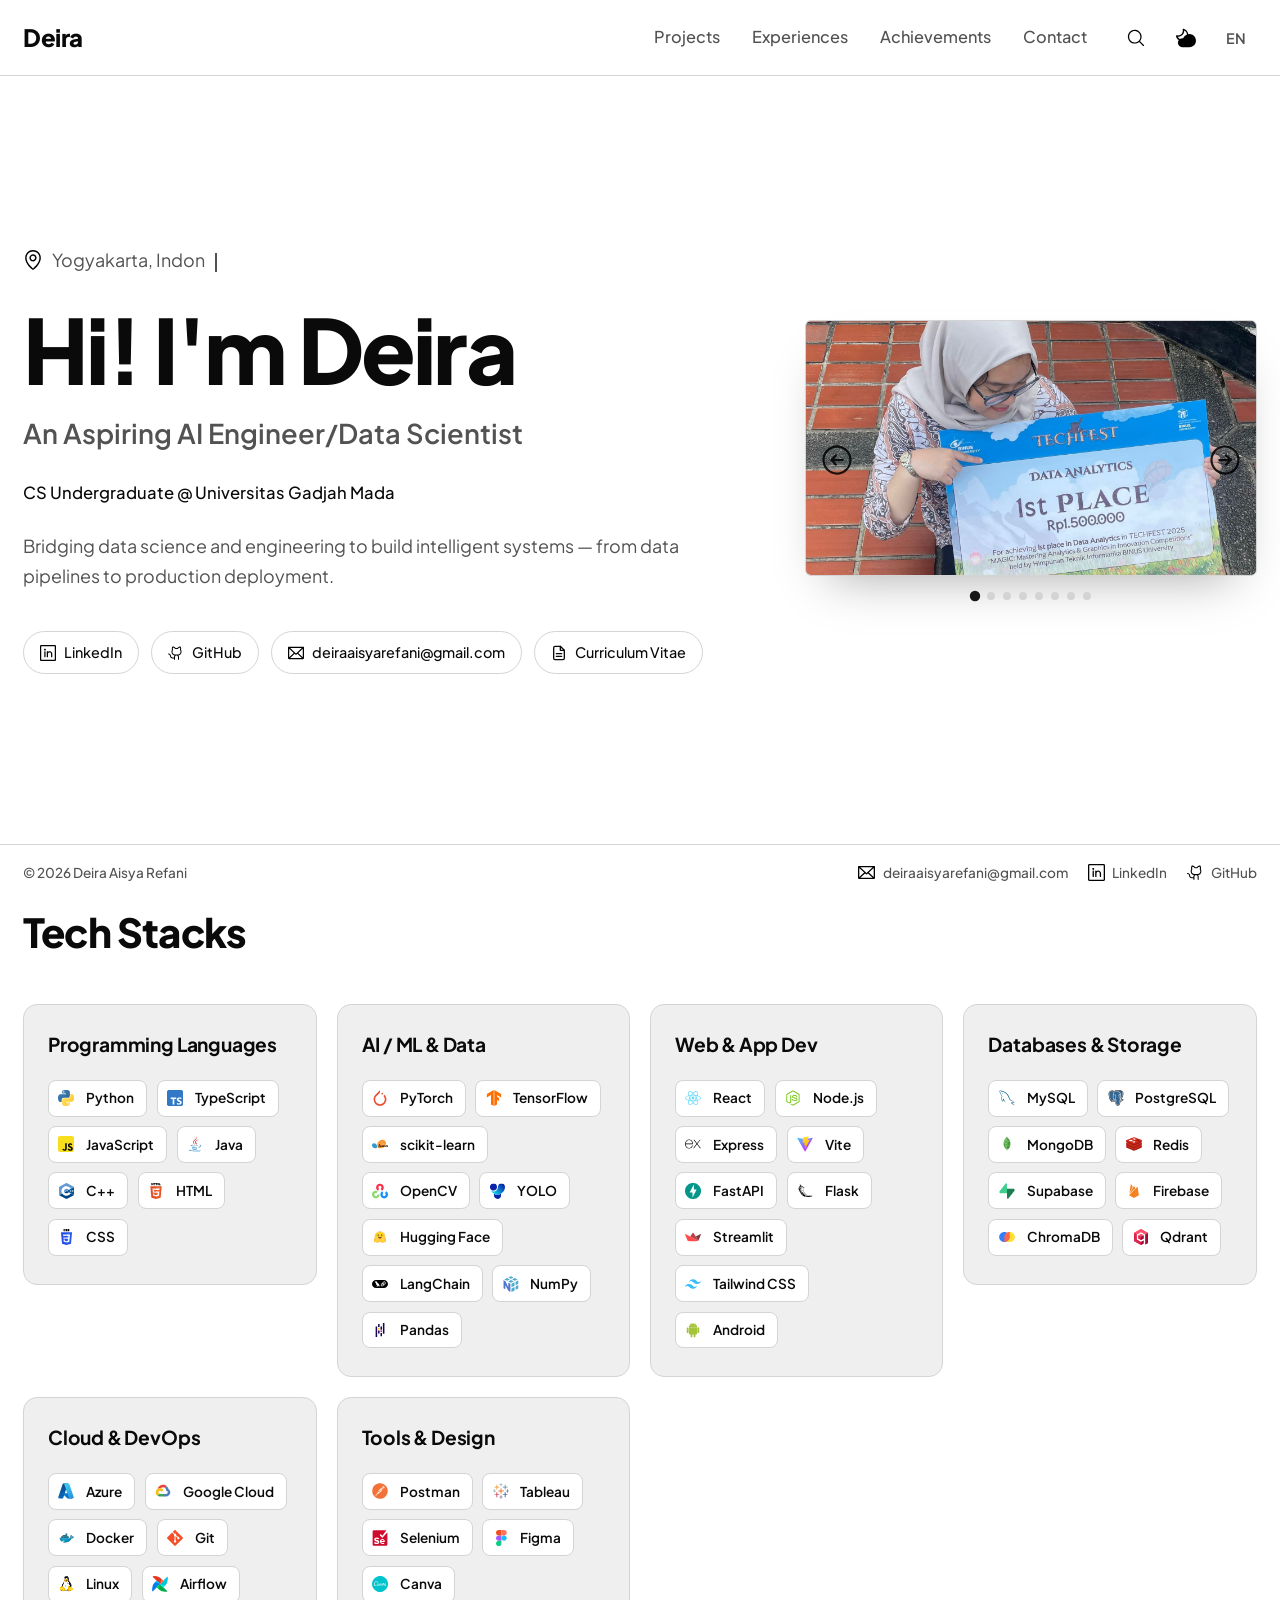
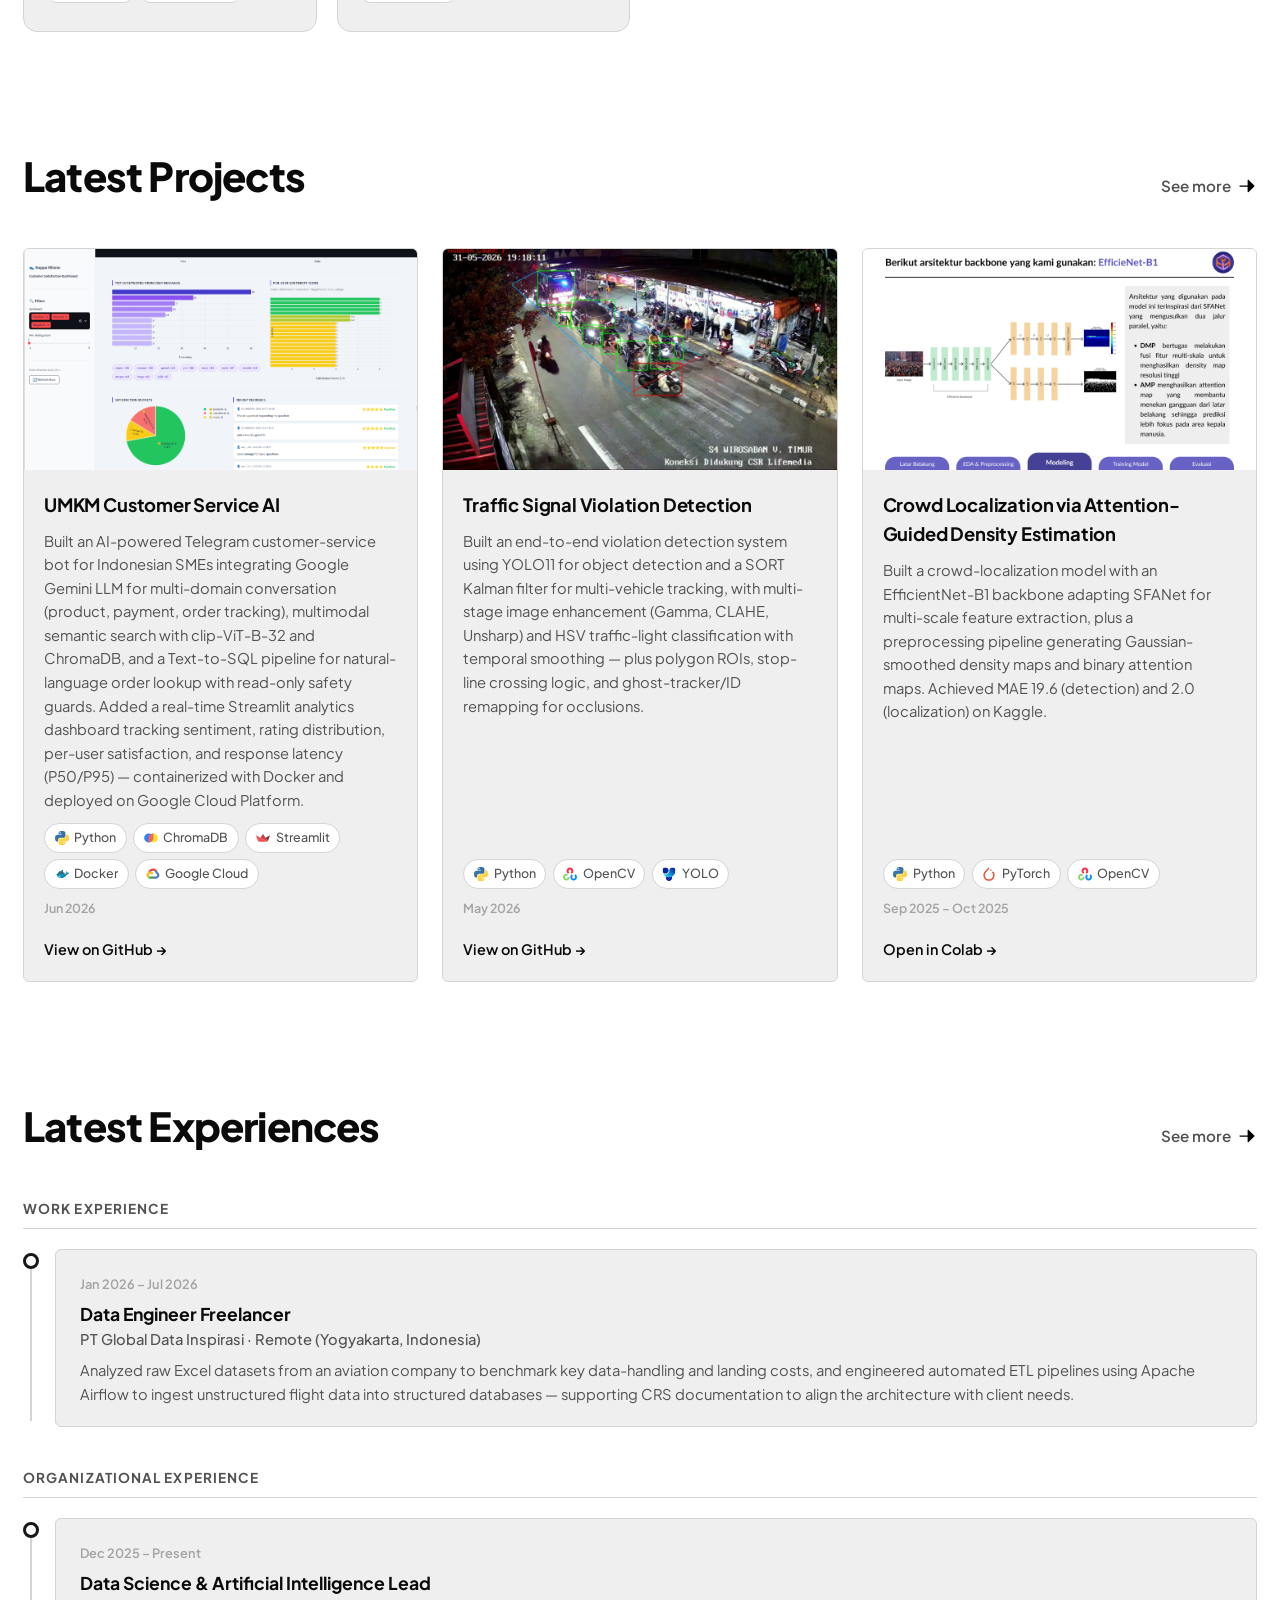
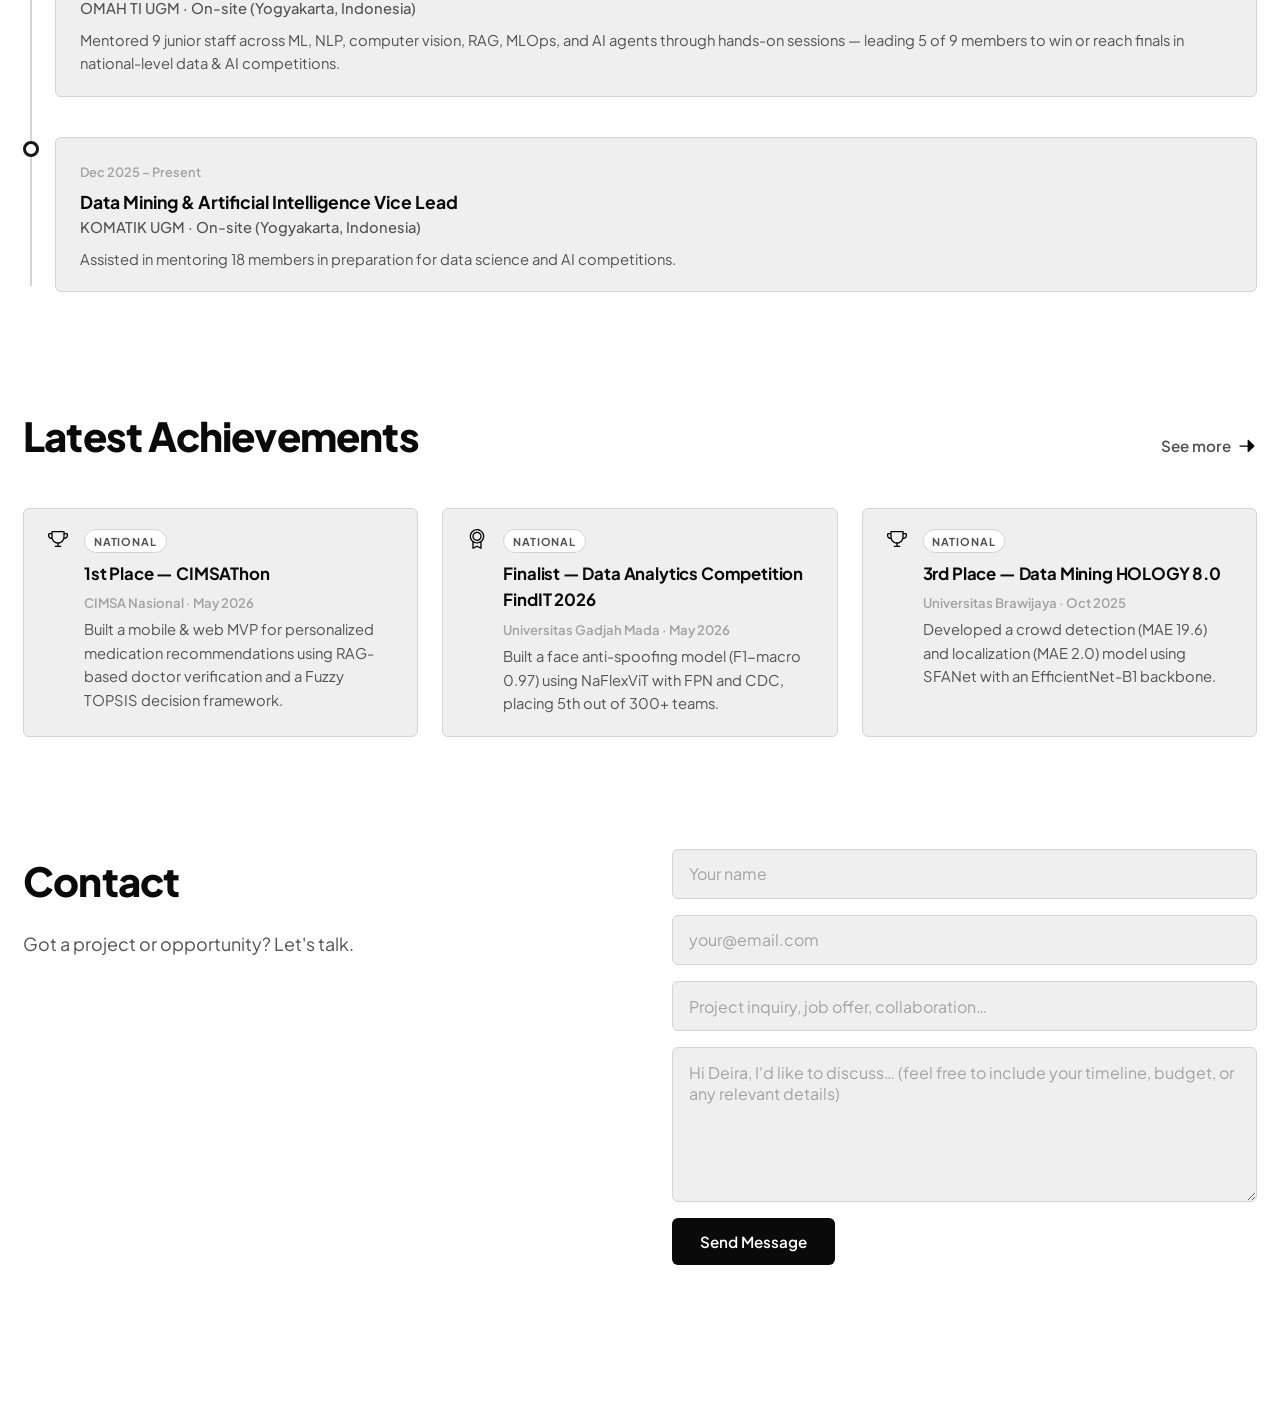
<file: index.html>
<!DOCTYPE html>
<html lang="en">
<head>
  <meta charset="UTF-8" />
  <meta name="viewport" content="width=device-width, initial-scale=1.0" />
  <title>Deira's Portfolio</title>
  <meta name="description" content="Portfolio of Deira Aisyarefani, an aspiring AI Engineer / Data Scientist bridging data science and engineering." />

  <!-- Fonts -->
  <link rel="preconnect" href="https://fonts.googleapis.com" />
  <link rel="preconnect" href="https://fonts.gstatic.com" crossorigin />
  <link href="https://fonts.googleapis.com/css2?family=Plus+Jakarta+Sans:wght@400;500;600;700;800&display=swap" rel="stylesheet" />

  <!-- Styles -->
  <link rel="stylesheet" href="styles/base.css" />
  <link rel="stylesheet" href="styles/navbar.css" />
  <link rel="stylesheet" href="styles/hero.css" />
  <link rel="stylesheet" href="styles/techstack.css" />
  <link rel="stylesheet" href="styles/projects.css" />
  <link rel="stylesheet" href="styles/experiences.css" />
  <link rel="stylesheet" href="styles/achievements.css" />
  <link rel="stylesheet" href="styles/contact.css" />
  <link rel="stylesheet" href="styles/search.css" />
</head>
<body>
  <!-- ===== Navbar ===== -->
  <header class="navbar">
    <nav class="navbar-inner">
      <a href="#hero" class="brand" data-i18n="nav.brand" data-scroll>Deira</a>

      <button class="hamburger" aria-label="Toggle menu" aria-expanded="false">
        <span></span><span></span><span></span>
      </button>

      <ul class="nav-links">
        <li><a href="#projects" data-i18n="nav.projects" data-scroll>Projects</a></li>
        <li><a href="#experiences" data-i18n="nav.experiences" data-scroll>Experiences</a></li>
        <li><a href="#achievements" data-i18n="nav.achievements" data-scroll>Achievements</a></li>
        <li><a href="#contact" data-i18n="nav.contact" data-scroll>Contact</a></li>
      </ul>

      <div class="nav-utils">
        <button class="icon-btn" id="search-toggle" aria-label="Search">
          <img src="assets/icons/search.svg" alt="" class="icon" />
        </button>
        <button class="icon-btn" id="theme-toggle" aria-label="Toggle dark mode">
          <img src="assets/icons/night-mode.svg" alt="" class="icon" id="theme-icon" />
        </button>
        <button class="lang-btn" id="lang-toggle" aria-label="Toggle language">EN</button>
      </div>
    </nav>
  </header>

  <!-- ===== Search overlay ===== -->
  <div class="search-overlay" id="search-overlay" hidden>
    <div class="search-box">
      <img src="assets/icons/search.svg" alt="" class="icon search-box-icon" />
      <input type="text" id="search-input" placeholder="Search the page…" data-i18n-attr="placeholder" data-i18n="search.placeholder" autocomplete="off" />
      <button class="icon-btn" id="search-close" aria-label="Close search">✕</button>
    </div>
    <p class="search-hint" id="search-hint"></p>
  </div>

  <!-- ===== Section mount points ===== -->
  <main>
    <div id="mount-hero"></div>
    <div id="mount-techstack"></div>
    <div id="mount-projects"></div>
    <div id="mount-experiences"></div>
    <div id="mount-achievements"></div>
    <div id="mount-contact"></div>
  </main>

  <!-- ===== Footer (fixed, like the navbar) ===== -->
  <footer class="footer">
    <div class="footer-inner">
      <p class="footer-credit">
        &copy; <span id="footer-year">2026</span> Deira Aisya Refani
      </p>
      <div class="footer-links">
        <a class="footer-link" href="mailto:deiraaisyarefani@gmail.com" aria-label="Email">
          <img src="assets/icons/envelope.svg" alt="" class="icon" />
          <span class="footer-link-label">deiraaisyarefani@gmail.com</span>
        </a>
        <a class="footer-link" href="https://linkedin.com/in/deiraaisyar" target="_blank" rel="noopener" aria-label="LinkedIn">
          <img src="assets/icons/linkedin-logo.svg" alt="" class="icon" />
          <span class="footer-link-label">LinkedIn</span>
        </a>
        <a class="footer-link" href="https://github.com/deiraaisyar" target="_blank" rel="noopener" aria-label="GitHub">
          <img src="assets/icons/github-logo.svg" alt="" class="icon" />
          <span class="footer-link-label">GitHub</span>
        </a>
      </div>
    </div>
  </footer>

  <!-- Scripts -->
  <script src="js/translations.js"></script>
  <script src="js/navbar.js"></script>
  <script src="js/search.js"></script>
  <script src="js/contact.js"></script>
  <script src="js/hero.js"></script>
  <script src="js/content.js"></script>
  <script src="js/main.js"></script>
</body>
</html>
</file>
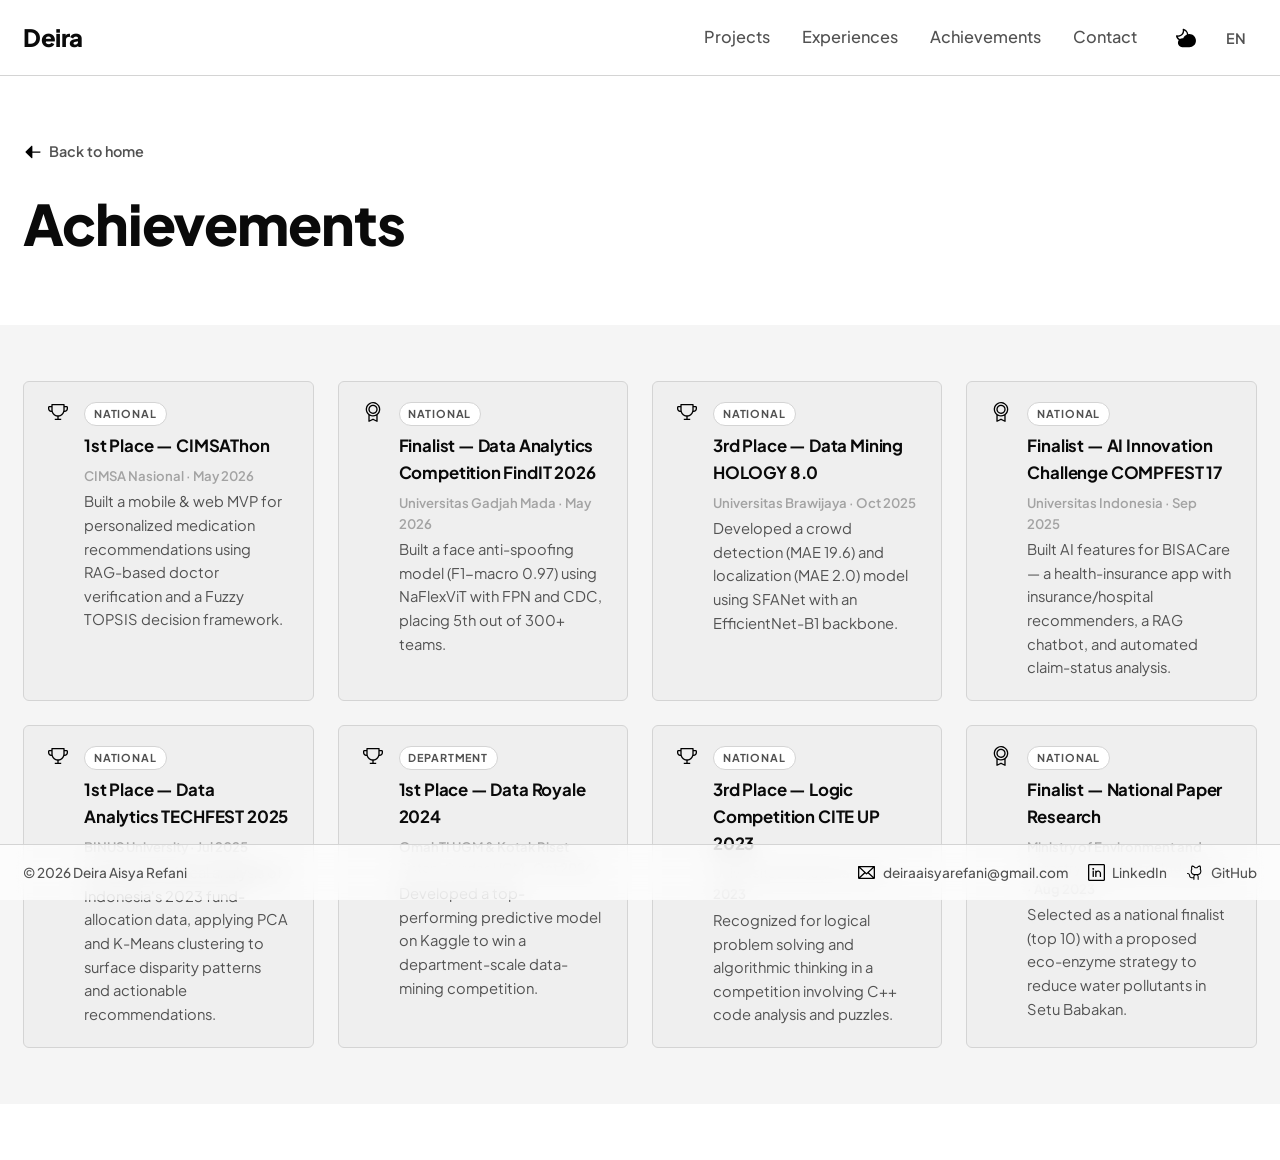
<file: achievements.html>
<!DOCTYPE html>
<html lang="en">
<head>
  <meta charset="UTF-8" />
  <meta name="viewport" content="width=device-width, initial-scale=1.0" />
  <title>Achievements — Deira Aisyarefani</title>

  <link rel="preconnect" href="https://fonts.googleapis.com" />
  <link rel="preconnect" href="https://fonts.gstatic.com" crossorigin />
  <link href="https://fonts.googleapis.com/css2?family=Plus+Jakarta+Sans:wght@400;500;600;700;800&display=swap" rel="stylesheet" />

  <link rel="stylesheet" href="styles/base.css" />
  <link rel="stylesheet" href="styles/navbar.css" />
  <link rel="stylesheet" href="styles/projects.css" />
  <link rel="stylesheet" href="styles/achievements.css" />
</head>
<body>
  <header class="navbar">
    <nav class="navbar-inner">
      <a href="index.html#hero" class="brand" data-i18n="nav.brand">Deira</a>
      <button class="hamburger" aria-label="Toggle menu" aria-expanded="false"><span></span><span></span><span></span></button>
      <ul class="nav-links">
        <li><a href="index.html#projects" data-i18n="nav.projects">Projects</a></li>
        <li><a href="index.html#experiences" data-i18n="nav.experiences">Experiences</a></li>
        <li><a href="index.html#achievements" data-i18n="nav.achievements">Achievements</a></li>
        <li><a href="index.html#contact" data-i18n="nav.contact">Contact</a></li>
      </ul>
      <div class="nav-utils">
        <button class="icon-btn" id="theme-toggle" aria-label="Toggle dark mode">
          <img src="assets/icons/night-mode.svg" alt="" class="icon" id="theme-icon" />
        </button>
        <button class="lang-btn" id="lang-toggle" aria-label="Toggle language">EN</button>
      </div>
    </nav>
  </header>

  <main>
    <section class="page-header">
      <div class="section-inner">
        <a class="back-link" href="index.html">
          <img src="assets/icons/arrow-right.svg" alt="" class="icon back-arrow" />
          <span data-i18n="common.back">Back to home</span>
        </a>
        <h1 class="page-title" data-i18n="nav.achievements">Achievements</h1>
      </div>
    </section>

    <section>
      <div class="section-inner">
        <!-- Rendered from js/content.js (ACHIEVEMENTS). No data-limit = show all. -->
        <div class="card-grid" id="achievements-grid"></div>
      </div>
    </section>
  </main>

  <footer class="footer">
    <div class="footer-inner">
      <p class="footer-credit">&copy; <span id="footer-year">2026</span> Deira Aisya Refani</p>
      <div class="footer-links">
        <a class="footer-link" href="mailto:deiraaisyarefani@gmail.com" aria-label="Email">
          <img src="assets/icons/envelope.svg" alt="" class="icon" />
          <span class="footer-link-label">deiraaisyarefani@gmail.com</span>
        </a>
        <a class="footer-link" href="https://linkedin.com/in/deira-aisyarefani" target="_blank" rel="noopener" aria-label="LinkedIn">
          <img src="assets/icons/linkedin-logo.svg" alt="" class="icon" />
          <span class="footer-link-label">LinkedIn</span>
        </a>
        <a class="footer-link" href="https://github.com/deiraaisya" target="_blank" rel="noopener" aria-label="GitHub">
          <img src="assets/icons/github-logo.svg" alt="" class="icon" />
          <span class="footer-link-label">GitHub</span>
        </a>
      </div>
    </div>
  </footer>

  <script src="js/translations.js"></script>
  <script src="js/content.js"></script>
  <script src="js/subpage.js"></script>
</body>
</html>
</file>
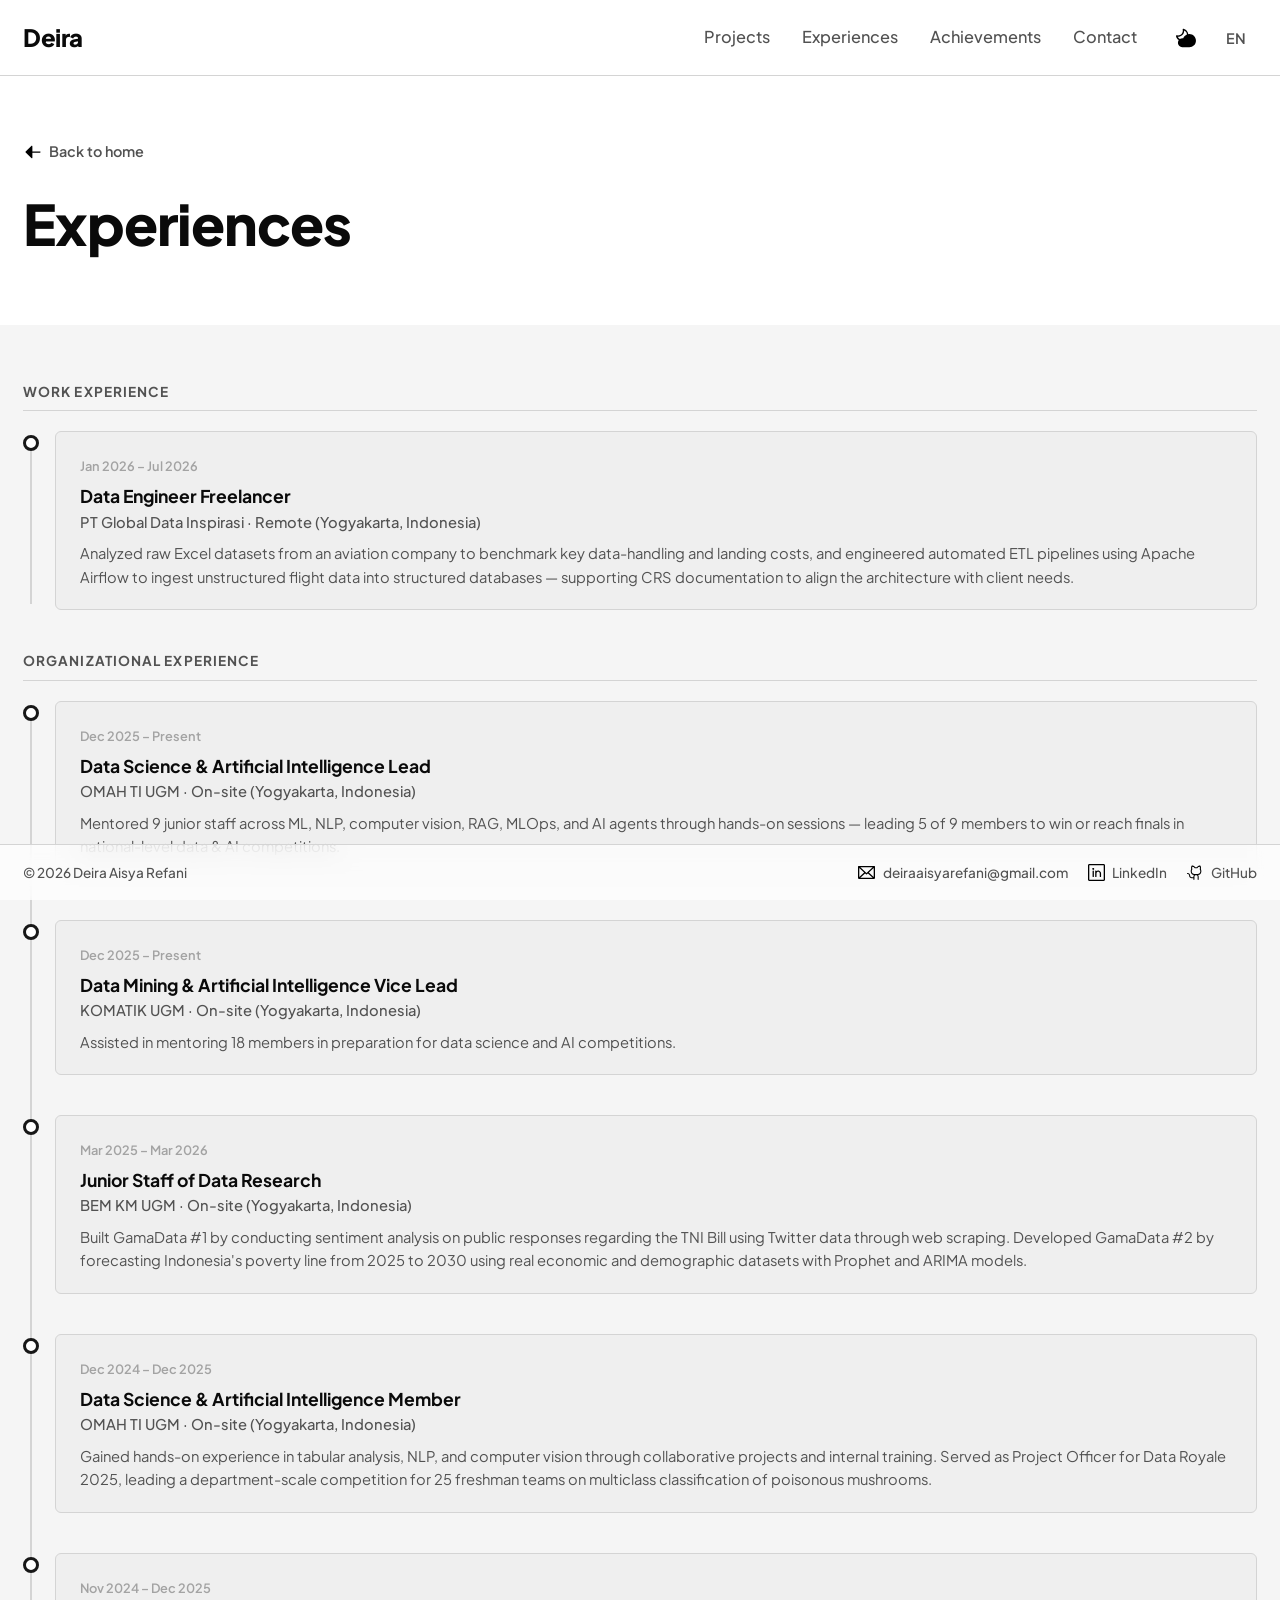
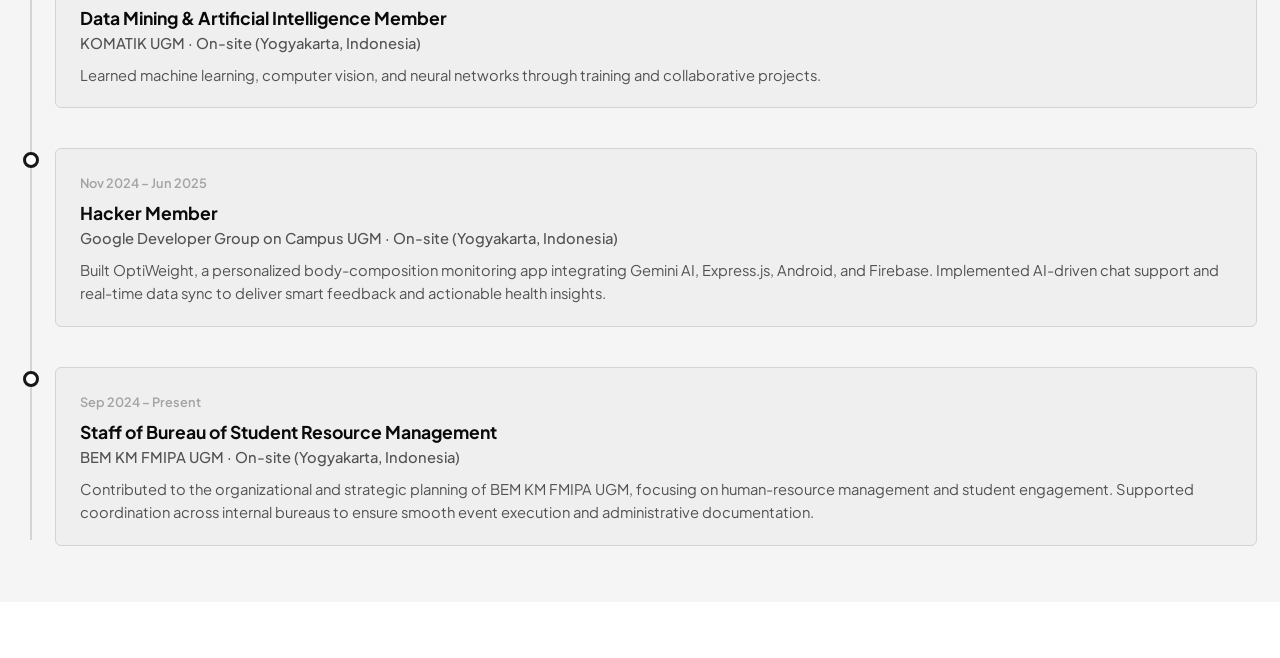
<file: experiences.html>
<!DOCTYPE html>
<html lang="en">
<head>
  <meta charset="UTF-8" />
  <meta name="viewport" content="width=device-width, initial-scale=1.0" />
  <title>Experiences — Deira Aisyarefani</title>

  <link rel="preconnect" href="https://fonts.googleapis.com" />
  <link rel="preconnect" href="https://fonts.gstatic.com" crossorigin />
  <link href="https://fonts.googleapis.com/css2?family=Plus+Jakarta+Sans:wght@400;500;600;700;800&display=swap" rel="stylesheet" />

  <link rel="stylesheet" href="styles/base.css" />
  <link rel="stylesheet" href="styles/navbar.css" />
  <link rel="stylesheet" href="styles/experiences.css" />
</head>
<body>
  <header class="navbar">
    <nav class="navbar-inner">
      <a href="index.html#hero" class="brand" data-i18n="nav.brand">Deira</a>
      <button class="hamburger" aria-label="Toggle menu" aria-expanded="false"><span></span><span></span><span></span></button>
      <ul class="nav-links">
        <li><a href="index.html#projects" data-i18n="nav.projects">Projects</a></li>
        <li><a href="index.html#experiences" data-i18n="nav.experiences">Experiences</a></li>
        <li><a href="index.html#achievements" data-i18n="nav.achievements">Achievements</a></li>
        <li><a href="index.html#contact" data-i18n="nav.contact">Contact</a></li>
      </ul>
      <div class="nav-utils">
        <button class="icon-btn" id="theme-toggle" aria-label="Toggle dark mode">
          <img src="assets/icons/night-mode.svg" alt="" class="icon" id="theme-icon" />
        </button>
        <button class="lang-btn" id="lang-toggle" aria-label="Toggle language">EN</button>
      </div>
    </nav>
  </header>

  <main>
    <section class="page-header">
      <div class="section-inner">
        <a class="back-link" href="index.html">
          <img src="assets/icons/arrow-right.svg" alt="" class="icon back-arrow" />
          <span data-i18n="common.back">Back to home</span>
        </a>
        <h1 class="page-title" data-i18n="nav.experiences">Experiences</h1>
      </div>
    </section>

    <section>
      <div class="section-inner">
        <!-- Rendered from js/content.js (EXPERIENCES). No limits = show all. -->
        <div id="experiences-list"></div>
      </div>
    </section>
  </main>

  <footer class="footer">
    <div class="footer-inner">
      <p class="footer-credit">&copy; <span id="footer-year">2026</span> Deira Aisya Refani</p>
      <div class="footer-links">
        <a class="footer-link" href="mailto:deiraaisyarefani@gmail.com" aria-label="Email">
          <img src="assets/icons/envelope.svg" alt="" class="icon" />
          <span class="footer-link-label">deiraaisyarefani@gmail.com</span>
        </a>
        <a class="footer-link" href="https://linkedin.com/in/deira-aisyarefani" target="_blank" rel="noopener" aria-label="LinkedIn">
          <img src="assets/icons/linkedin-logo.svg" alt="" class="icon" />
          <span class="footer-link-label">LinkedIn</span>
        </a>
        <a class="footer-link" href="https://github.com/deiraaisya" target="_blank" rel="noopener" aria-label="GitHub">
          <img src="assets/icons/github-logo.svg" alt="" class="icon" />
          <span class="footer-link-label">GitHub</span>
        </a>
      </div>
    </div>
  </footer>

  <script src="js/translations.js"></script>
  <script src="js/content.js"></script>
  <script src="js/subpage.js"></script>
</body>
</html>
</file>
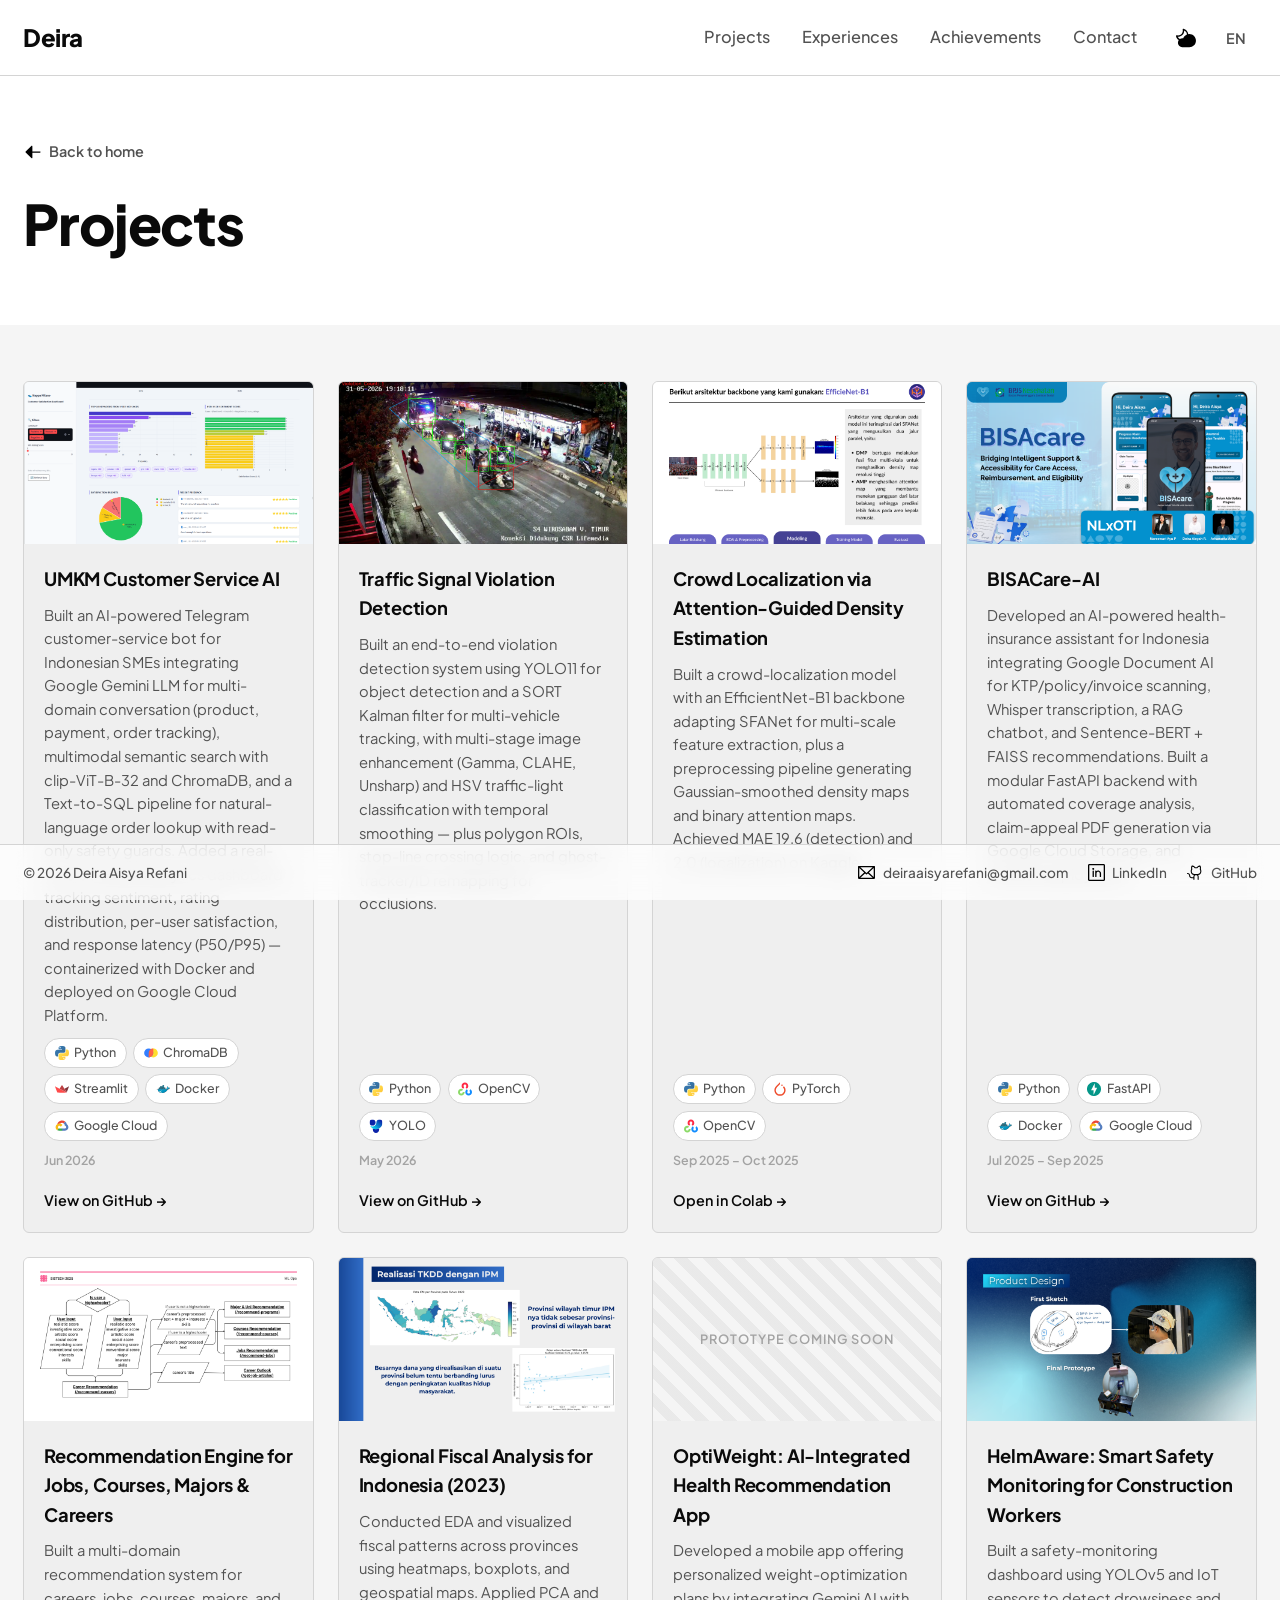
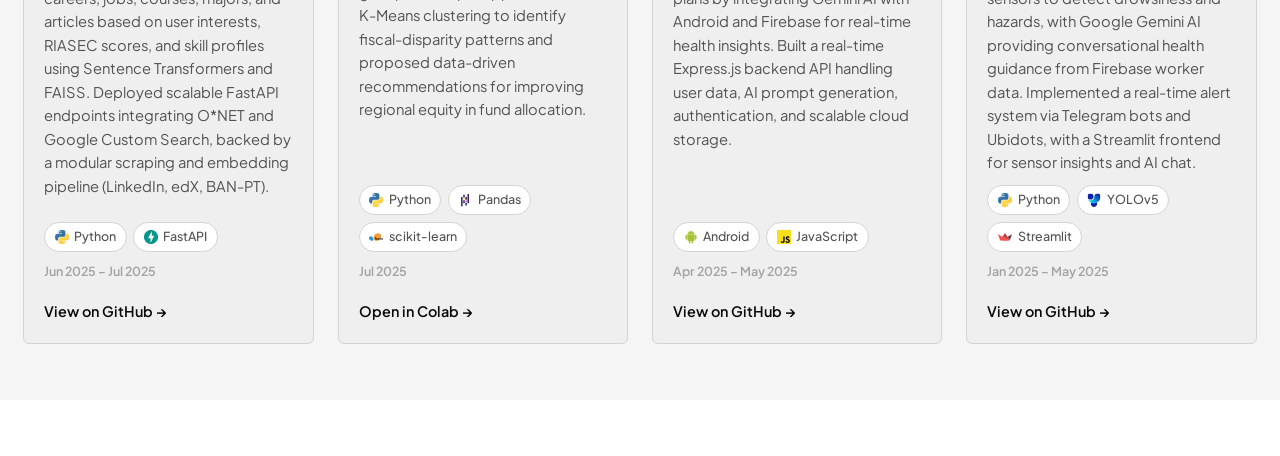
<file: projects.html>
<!DOCTYPE html>
<html lang="en">
<head>
  <meta charset="UTF-8" />
  <meta name="viewport" content="width=device-width, initial-scale=1.0" />
  <title>Projects — Deira Aisyarefani</title>

  <link rel="preconnect" href="https://fonts.googleapis.com" />
  <link rel="preconnect" href="https://fonts.gstatic.com" crossorigin />
  <link href="https://fonts.googleapis.com/css2?family=Plus+Jakarta+Sans:wght@400;500;600;700;800&display=swap" rel="stylesheet" />

  <link rel="stylesheet" href="styles/base.css" />
  <link rel="stylesheet" href="styles/navbar.css" />
  <link rel="stylesheet" href="styles/projects.css" />
</head>
<body>
  <header class="navbar">
    <nav class="navbar-inner">
      <a href="index.html#hero" class="brand" data-i18n="nav.brand">Deira</a>
      <button class="hamburger" aria-label="Toggle menu" aria-expanded="false"><span></span><span></span><span></span></button>
      <ul class="nav-links">
        <li><a href="index.html#projects" data-i18n="nav.projects">Projects</a></li>
        <li><a href="index.html#experiences" data-i18n="nav.experiences">Experiences</a></li>
        <li><a href="index.html#achievements" data-i18n="nav.achievements">Achievements</a></li>
        <li><a href="index.html#contact" data-i18n="nav.contact">Contact</a></li>
      </ul>
      <div class="nav-utils">
        <button class="icon-btn" id="theme-toggle" aria-label="Toggle dark mode">
          <img src="assets/icons/night-mode.svg" alt="" class="icon" id="theme-icon" />
        </button>
        <button class="lang-btn" id="lang-toggle" aria-label="Toggle language">EN</button>
      </div>
    </nav>
  </header>

  <main>
    <section class="page-header">
      <div class="section-inner">
        <a class="back-link" href="index.html">
          <img src="assets/icons/arrow-right.svg" alt="" class="icon back-arrow" />
          <span data-i18n="common.back">Back to home</span>
        </a>
        <h1 class="page-title" data-i18n="nav.projects">Projects</h1>
      </div>
    </section>

    <section>
      <div class="section-inner">
        <!-- Rendered from js/content.js (PROJECTS). No data-limit = show all. -->
        <div class="card-grid" id="projects-grid"></div>
      </div>
    </section>
  </main>

  <footer class="footer">
    <div class="footer-inner">
      <p class="footer-credit">&copy; <span id="footer-year">2026</span> Deira Aisya Refani</p>
      <div class="footer-links">
        <a class="footer-link" href="mailto:deiraaisyarefani@gmail.com" aria-label="Email">
          <img src="assets/icons/envelope.svg" alt="" class="icon" />
          <span class="footer-link-label">deiraaisyarefani@gmail.com</span>
        </a>
        <a class="footer-link" href="https://linkedin.com/in/deira-aisyarefani" target="_blank" rel="noopener" aria-label="LinkedIn">
          <img src="assets/icons/linkedin-logo.svg" alt="" class="icon" />
          <span class="footer-link-label">LinkedIn</span>
        </a>
        <a class="footer-link" href="https://github.com/deiraaisya" target="_blank" rel="noopener" aria-label="GitHub">
          <img src="assets/icons/github-logo.svg" alt="" class="icon" />
          <span class="footer-link-label">GitHub</span>
        </a>
      </div>
    </div>
  </footer>

  <script src="js/translations.js"></script>
  <script src="js/content.js"></script>
  <script src="js/subpage.js"></script>
</body>
</html>
</file>
<file: styles/base.css>
/* ===========================================================
   base.css — CSS variables, reset, typography, dark mode tokens
   =========================================================== */

:root {
  /* Light theme */
  --color-bg:            #ffffff;
  --color-bg-secondary:  #f5f5f5;
  --color-surface:       #efefef;
  --color-border:        #d4d4d4;
  --color-text-primary:  #0a0a0a;
  --color-text-secondary:#525252;
  --color-text-muted:    #a3a3a3;
  --color-accent:        #171717;

  /* Spacing / layout */
  --nav-height: 76px;
  --footer-height: 56px;
  --max-width: 1760px;
  --page-pad: clamp(1.25rem, 1.8vw, 2rem); /* shared horizontal gutter (navbar, sections, footer all align to this) */
  --section-pad-y: clamp(2.25rem, 5vw, 3.5rem);
  --radius: 6px;
  --radius-pill: 999px;

  /* Fluid type helpers */
  --fs-h2: clamp(1.75rem, 4vw, 2.5rem);

  --transition: 0.25s ease;

  font-family: "Plus Jakarta Sans", system-ui, -apple-system, sans-serif;
}

body.dark {
  --color-bg:            #0a0a0a;
  --color-bg-secondary:  #111111;
  --color-surface:       #1c1c1c;
  --color-border:        #2a2a2a;
  --color-text-primary:  #fafafa;
  --color-text-secondary:#a3a3a3;
  --color-text-muted:    #525252;
  --color-accent:        #e5e5e5;
}

/* ----- Reset ----- */
*,
*::before,
*::after {
  box-sizing: border-box;
  margin: 0;
  padding: 0;
}

html {
  scroll-behavior: smooth;
  scroll-padding-top: var(--nav-height);
}

body {
  background-color: var(--color-bg);
  color: var(--color-text-primary);
  font-size: 16px;
  line-height: 1.6;
  -webkit-font-smoothing: antialiased;
  transition: background-color var(--transition), color var(--transition);
  /* leave room for the fixed footer so content never hides behind it */
  padding-bottom: var(--footer-height);
}

img {
  display: block;
  max-width: 100%;
}

a {
  color: inherit;
  text-decoration: none;
}

ul {
  list-style: none;
}

button {
  font-family: inherit;
  cursor: pointer;
  border: none;
  background: none;
  color: inherit;
}

input,
textarea {
  font-family: inherit;
  font-size: inherit;
  color: inherit;
}

/* ----- Shared layout ----- */
section {
  scroll-margin-top: var(--nav-height);
  padding: var(--section-pad-y) 0;
}

.section-inner {
  max-width: var(--max-width);
  margin: 0 auto;
  padding: 0 var(--page-pad); /* same gutter as navbar-inner / footer-inner so left edges line up */
}

section:nth-of-type(even) {
  background-color: var(--color-bg-secondary);
}

.section-heading {
  font-size: var(--fs-h2);
  font-weight: 800;
  letter-spacing: -0.02em;
  margin-bottom: 2.5rem;
}

/* heading row: "Latest X" on the left, "See more →" on the right */
.section-head {
  display: flex;
  align-items: baseline;
  justify-content: space-between;
  gap: 1rem;
  flex-wrap: wrap;
  margin-bottom: 2.5rem;
}

.section-head .section-heading {
  margin-bottom: 0;
}

.see-more {
  display: inline-flex;
  align-items: center;
  gap: 0.4rem;
  font-size: 0.95rem;
  font-weight: 600;
  color: var(--color-text-secondary);
  transition: color var(--transition), gap var(--transition);
}

.see-more:hover {
  color: var(--color-text-primary);
  gap: 0.65rem;
}

.see-more-arrow {
  width: 16px;
  height: 16px;
}

/* ----- Standalone full pages (experiences / projects / achievements) ----- */
.page-header {
  padding-top: calc(var(--nav-height) + clamp(2rem, 6vw, 4rem));
}

.back-link {
  display: inline-flex;
  align-items: center;
  gap: 0.4rem;
  font-size: 0.9rem;
  font-weight: 600;
  color: var(--color-text-secondary);
  margin-bottom: 1rem;
  transition: color var(--transition), gap var(--transition);
}

.back-link:hover {
  color: var(--color-text-primary);
  gap: 0.6rem;
}

.back-arrow {
  width: 16px;
  height: 16px;
  transform: scaleX(-1); /* arrow-right flipped to point back */
}

.page-title {
  font-size: clamp(2.25rem, 5vw, 3.5rem);
  font-weight: 800;
  letter-spacing: -0.02em;
}

/* ----- Icons ----- */
.icon {
  width: 20px;
  height: 20px;
  /* SVGs are black; invert in dark mode so they read on dark bg */
}

body.dark .icon {
  filter: invert(1);
}

/* ----- Reveal animation (IntersectionObserver) ----- */
.reveal {
  opacity: 0;
  transform: translateY(24px);
  transition: opacity 0.6s ease, transform 0.6s ease;
}

.reveal.visible {
  opacity: 1;
  transform: none;
}

@media (prefers-reduced-motion: reduce) {
  html { scroll-behavior: auto; }
  .reveal { opacity: 1; transform: none; transition: none; }
}

/* ----- Search highlight ----- */
mark.search-hit {
  background: #fde047;
  color: #0a0a0a;
  border-radius: 2px;
  padding: 0 1px;
}

/* ----- Footer (fixed bar, like the navbar) ----- */
.footer {
  position: fixed;
  left: 0;
  right: 0;
  bottom: 0;
  z-index: 100;
  height: var(--footer-height);
  background-color: color-mix(in srgb, var(--color-bg) 70%, transparent);
  backdrop-filter: blur(12px);
  -webkit-backdrop-filter: blur(12px);
  border-top: 1px solid var(--color-border);
}

.footer-inner {
  max-width: var(--max-width);
  height: 100%;
  margin: 0 auto;
  padding: 0 var(--page-pad);
  display: flex;
  align-items: center;
  justify-content: space-between;
  gap: 1rem;
}

.footer-credit {
  font-size: 0.85rem;
  font-weight: 500;
  color: var(--color-text-secondary);
  white-space: nowrap;
}

.footer-links {
  display: flex;
  align-items: center;
  gap: 1.25rem;
}

.footer-link {
  display: inline-flex;
  align-items: center;
  gap: 0.45rem;
  font-size: 0.85rem;
  font-weight: 500;
  color: var(--color-text-secondary);
  transition: color var(--transition);
}

.footer-link:hover {
  color: var(--color-text-primary);
}

.footer-link .icon {
  width: 17px;
  height: 17px;
}

@media (max-width: 767px) {
  /* Drop the long email label; keep the icons so the bar stays slim on phones */
  .footer-credit { font-size: 0.78rem; white-space: normal; }
  .footer-links { gap: 1rem; }
  .footer-link .footer-link-label { display: none; }
}
</file>
<file: styles/navbar.css>
/* ===========================================================
   navbar.css
   =========================================================== */

.navbar {
  position: fixed;
  top: 0;
  left: 0;
  right: 0;
  z-index: 100;
  height: var(--nav-height);
  background-color: color-mix(in srgb, var(--color-bg) 70%, transparent);
  backdrop-filter: blur(12px);
  -webkit-backdrop-filter: blur(12px);
  border-bottom: 1px solid var(--color-border);
}

.navbar-inner {
  max-width: var(--max-width);
  height: 100%;
  margin: 0 auto;
  padding: 0 var(--page-pad);
  display: flex;
  align-items: center;
  gap: 1.75rem;
}

.brand {
  font-size: 1.5rem;
  font-weight: 800;
  letter-spacing: -0.02em;
  margin-right: auto;
}

.nav-links {
  display: flex;
  gap: 2rem;
}

.nav-links a {
  font-size: 1.02rem;
  font-weight: 500;
  color: var(--color-text-secondary);
  transition: color var(--transition);
  position: relative;
}

.nav-links a:hover {
  color: var(--color-text-primary);
}

.nav-links a.active {
  color: var(--color-text-primary);
}

.nav-links a.active::after {
  content: "";
  position: absolute;
  left: 0;
  right: 0;
  bottom: -6px;
  height: 2px;
  background: var(--color-accent);
  border-radius: 2px;
}

.nav-utils {
  display: flex;
  align-items: center;
  gap: 0.5rem;
}

.icon-btn {
  display: inline-flex;
  align-items: center;
  justify-content: center;
  width: 42px;
  height: 42px;
  border-radius: var(--radius);
  transition: background-color var(--transition);
}

.icon-btn:hover {
  background-color: var(--color-surface);
}

.lang-btn {
  min-width: 42px;
  height: 42px;
  padding: 0 0.7rem;
  border-radius: var(--radius);
  font-size: 0.9rem;
  font-weight: 600;
  color: var(--color-text-secondary);
  transition: background-color var(--transition), color var(--transition);
}

.lang-btn:hover {
  background-color: var(--color-surface);
  color: var(--color-text-primary);
}

/* ----- Hamburger ----- */
.hamburger {
  display: none;
  flex-direction: column;
  justify-content: center;
  gap: 5px;
  width: 38px;
  height: 38px;
  order: 3;
}

.hamburger span {
  display: block;
  width: 20px;
  height: 2px;
  margin: 0 auto;
  background: var(--color-text-primary);
  border-radius: 2px;
  transition: transform var(--transition), opacity var(--transition);
}

.hamburger.open span:nth-child(1) { transform: translateY(7px) rotate(45deg); }
.hamburger.open span:nth-child(2) { opacity: 0; }
.hamburger.open span:nth-child(3) { transform: translateY(-7px) rotate(-45deg); }

/* ----- Mobile ----- */
@media (max-width: 767px) {
  .hamburger { display: flex; }

  .nav-links {
    position: fixed;
    top: var(--nav-height);
    left: 0;
    right: 0;
    flex-direction: column;
    gap: 0;
    background-color: var(--color-bg);
    border-bottom: 1px solid var(--color-border);
    padding: 0.5rem 0;
    transform: translateY(-150%);
    transition: transform 0.3s ease;
  }

  .nav-links.open {
    transform: translateY(0);
  }

  .nav-links li {
    padding: 0 var(--page-pad);
  }

  .nav-links a {
    display: block;
    padding: 0.75rem 0;
    font-size: 1rem;
  }

  .nav-links a.active::after { display: none; }
}
</file>
<file: styles/hero.css>
/* ===========================================================
   hero.css
   =========================================================== */

#hero {
  /* sit between the fixed navbar and the fixed footer, centered */
  min-height: calc(100vh - var(--footer-height));
  display: flex;
  align-items: center;
  padding-top: calc(var(--nav-height) + clamp(2rem, 6vw, 4rem));
  padding-bottom: clamp(2rem, 6vw, 4rem);
}

.hero-grid {
  display: grid;
  grid-template-columns: 1.35fr 0.85fr;
  gap: clamp(2rem, 5vw, 5rem);
  align-items: center;
  width: 100%;
}

/* ----- Left column ----- */
.hero-location {
  display: inline-flex;
  align-items: center;
  gap: 0.55rem;
  font-size: clamp(1.05rem, 1.4vw, 1.25rem); /* match .hero-desc */
  color: var(--color-text-secondary);
  margin-bottom: 1.75rem;
  min-height: 1.4em; /* reserve space so the typing animation never shifts layout */
}

.hero-location .icon {
  width: 20px;
  height: 20px;
}

.typewriter {
  white-space: nowrap;
}

/* blinking caret next to the typed text */
.type-cursor {
  display: inline-block;
  width: 2px;
  height: 1.05em;
  margin-left: 1px;
  background: var(--color-text-secondary);
  transform: translateY(2px);
  animation: caret-blink 1s steps(1) infinite;
}

@keyframes caret-blink {
  0%, 50%   { opacity: 1; }
  51%, 100% { opacity: 0; }
}

.hero-greeting {
  font-size: clamp(2.75rem, 7vw, 5.75rem);
  font-weight: 800;
  line-height: 1.03;
  letter-spacing: -0.03em;
  margin-bottom: 1.1rem;
}

.hero-role {
  font-size: clamp(1.25rem, 2.4vw, 1.7rem);
  font-weight: 600;
  color: var(--color-text-secondary);
  margin-bottom: 1.5rem;
}

.hero-edu {
  font-size: clamp(1rem, 1.3vw, 1.15rem);
  font-weight: 500;
  color: var(--color-text-primary);
  margin-bottom: 1.5rem;
}

.hero-desc {
  font-size: clamp(1.05rem, 1.4vw, 1.25rem);
  font-weight: 400;
  line-height: 1.7;
  color: var(--color-text-secondary);
  max-width: 60ch;
  margin-bottom: 2.5rem;
}

.hero-pills {
  display: flex;
  flex-wrap: wrap;
  gap: 0.75rem;
}

.pill {
  display: inline-flex;
  align-items: center;
  gap: 0.5rem;
  padding: 0.55rem 1rem;
  border: 1px solid var(--color-border);
  border-radius: var(--radius-pill);
  font-size: 0.9rem;
  font-weight: 500;
  color: var(--color-text-primary);
  background-color: var(--color-bg);
  transition: background-color var(--transition), border-color var(--transition), transform var(--transition);
}

.pill:hover {
  background-color: var(--color-surface);
  border-color: var(--color-accent);
  transform: translateY(-2px);
}

.pill .icon {
  width: 16px;
  height: 16px;
}

.pill .pill-svg {
  width: 16px;
  height: 16px;
  color: var(--color-text-primary); /* inline SVG follows currentColor, so it adapts to dark mode */
}

/* ----- Right column: single-photo carousel ----- */
.hero-carousel {
  position: relative;
  width: 100%;
  max-width: 700px;
  margin-left: auto; /* keep the photo aligned to the right edge */
  outline: none;
}

.carousel-viewport {
  overflow: hidden;
  border-radius: var(--radius);
  border: 1px solid var(--color-border);
  box-shadow: 0 24px 48px -24px rgba(0, 0, 0, 0.35);
}

.carousel-track {
  display: flex;
  transition: transform 0.45s cubic-bezier(0.22, 0.61, 0.36, 1);
}

.carousel-slide {
  min-width: 100%;
  width: 100%;
  aspect-ratio: 16 / 9;
  object-fit: cover;
}

/* prev / next buttons (the arrow icon already carries its own circle) */
.carousel-btn {
  position: absolute;
  top: 50%;
  transform: translateY(-50%);
  width: 40px;
  height: 40px;
  display: flex;
  align-items: center;
  justify-content: center;
  border-radius: 50%;
  opacity: 0.85;
  transition: transform var(--transition), opacity var(--transition);
}

.carousel-btn .icon {
  width: 36px;
  height: 36px;
}

.carousel-btn:hover {
  opacity: 1;
  transform: translateY(-50%) scale(1.12);
}

.carousel-prev { left: 12px; }
.carousel-next { right: 12px; }

/* dots */
.carousel-dots {
  display: flex;
  justify-content: center;
  gap: 0.5rem;
  margin-top: 1rem;
}

.carousel-dot {
  width: 8px;
  height: 8px;
  border-radius: 50%;
  background-color: var(--color-border);
  transition: background-color var(--transition), transform var(--transition);
}

.carousel-dot.active {
  background-color: var(--color-accent);
  transform: scale(1.3);
}

/* ----- Responsive ----- */
@media (max-width: 767px) {
  #hero {
    min-height: auto;
    padding-top: calc(var(--nav-height) + 2rem);
  }

  .hero-grid {
    grid-template-columns: 1fr;
    gap: 2.5rem;
  }

  .carousel-btn {
    width: 36px;
    height: 36px;
    font-size: 1.25rem;
  }
}
</file>
<file: styles/techstack.css>
/* ===========================================================
   techstack.css — categorized tool logos, one box per category
   =========================================================== */

.techstack-groups {
  display: grid;
  grid-template-columns: repeat(auto-fit, minmax(260px, 1fr));
  gap: 1.25rem;
  align-items: start;
}

/* one category box/card */
.techstack-group {
  background-color: var(--color-surface);
  border: 1px solid var(--color-border);
  border-radius: 14px;
  padding: 1.5rem 1.5rem 1.75rem;
  transition: border-color var(--transition);
}

.techstack-group:hover {
  border-color: var(--color-accent);
}

.techstack-cat {
  font-size: 1.2rem;
  font-weight: 700;
  letter-spacing: -0.01em;
  color: var(--color-text-primary);
  margin-bottom: 1.25rem;
}

.tech-tiles {
  display: flex;
  flex-wrap: wrap;
  gap: 0.6rem;
}

/* one tool chip inside a box */
.tech-tile {
  display: inline-flex;
  align-items: center;
  gap: 0.55rem;
  padding: 0.4rem 0.75rem 0.4rem 0.4rem;
  background-color: var(--color-bg);
  border: 1px solid var(--color-border);
  border-radius: 8px;
  font-size: 0.85rem;
  font-weight: 600;
  color: var(--color-text-primary);
  transition: transform var(--transition), border-color var(--transition);
}

.tech-tile:hover {
  transform: translateY(-2px);
  border-color: var(--color-accent);
}

/* logo on a small white badge → readable in light AND dark mode,
   even for monochrome/black logos */
.tech-tile img {
  width: 22px;
  height: 22px;
  padding: 3px;
  background-color: #ffffff;
  border-radius: 5px;
  object-fit: contain;
  flex-shrink: 0;
}

@media (max-width: 767px) {
  .techstack-groups { gap: 1rem; }
  .techstack-group { padding: 1.25rem; }
  .tech-tile { font-size: 0.82rem; }
}
</file>
<file: styles/projects.css>
/* ===========================================================
   projects.css  (also styles the shared .card-grid)
   =========================================================== */

.card-grid {
  display: grid;
  grid-template-columns: repeat(auto-fill, minmax(280px, 1fr));
  gap: 1.5rem;
}

/* "Latest" grids on the home page: the few newest items fill the full width */
.card-grid--latest {
  grid-template-columns: repeat(3, 1fr);
}

@media (max-width: 900px) {
  .card-grid--latest { grid-template-columns: repeat(2, 1fr); }
}

@media (max-width: 600px) {
  .card-grid--latest { grid-template-columns: 1fr; }
}

/* ----- Project card ----- */
.project-card {
  display: flex;
  flex-direction: column;
  background-color: var(--color-surface);
  border: 1px solid var(--color-border);
  border-radius: var(--radius);
  overflow: hidden;
  transition: transform var(--transition), border-color var(--transition), box-shadow var(--transition);
}

.project-card:hover {
  transform: translateY(-4px);
  border-color: var(--color-accent);
  box-shadow: 0 12px 24px -12px rgba(0, 0, 0, 0.25);
}

.card-thumb {
  aspect-ratio: 16 / 9;
  overflow: hidden;
  background-color: var(--color-bg-secondary);
}

.card-thumb img {
  width: 100%;
  height: 100%;
  object-fit: cover;
}

/* placeholder thumbnail until a real prototype photo is added */
.card-thumb--soon {
  display: flex;
  align-items: center;
  justify-content: center;
  color: var(--color-text-muted);
  font-size: 0.8rem;
  font-weight: 600;
  text-transform: uppercase;
  letter-spacing: 0.08em;
  background-image: repeating-linear-gradient(
    45deg,
    transparent,
    transparent 10px,
    color-mix(in srgb, var(--color-border) 35%, transparent) 10px,
    color-mix(in srgb, var(--color-border) 35%, transparent) 20px
  );
}

.card-body {
  display: flex;
  flex-direction: column;
  gap: 0.65rem;
  padding: 1.25rem;
  flex: 1;
}

.card-title {
  font-size: 1.15rem;
  font-weight: 700;
  letter-spacing: -0.01em;
}

.card-desc {
  font-size: 0.92rem;
  color: var(--color-text-secondary);
}

.card-tags {
  display: flex;
  flex-wrap: wrap;
  gap: 0.4rem;
  margin-top: auto;
}

.tag {
  display: inline-flex;
  align-items: center;
  gap: 0.35rem;
  padding: 0.25rem 0.6rem;
  font-size: 0.78rem;
  font-weight: 500;
  color: var(--color-text-secondary);
  background-color: var(--color-bg);
  border: 1px solid var(--color-border);
  border-radius: var(--radius-pill);
}

.tag img {
  width: 14px;
  height: 14px;
}

.card-date {
  font-size: 0.78rem;
  font-weight: 600;
  color: var(--color-text-muted);
}

.card-link {
  margin-top: 0.5rem;
  font-size: 0.9rem;
  font-weight: 600;
  color: var(--color-text-primary);
  transition: gap var(--transition);
}

.card-link:hover {
  text-decoration: underline;
}

/* ----- Empty placeholder (shown when no cards yet) ----- */
.empty-note {
  grid-column: 1 / -1;
  padding: 3rem 1.5rem;
  text-align: center;
  color: var(--color-text-muted);
  border: 1px dashed var(--color-border);
  border-radius: var(--radius);
  font-size: 0.95rem;
}
</file>
<file: styles/experiences.css>
/* ===========================================================
   experiences.css — vertical timeline
   =========================================================== */

.exp-subsection {
  max-width: none; /* fill the full section width on desktop */
  margin: 0 0 2.5rem;
}

.exp-subsection:last-child {
  margin-bottom: 0;
}

.exp-subhead {
  font-size: 0.85rem;
  font-weight: 700;
  text-transform: uppercase;
  letter-spacing: 0.08em;
  color: var(--color-text-secondary);
  margin-bottom: 1.25rem;
  padding-bottom: 0.5rem;
  border-bottom: 1px solid var(--color-border);
}

.timeline {
  position: relative;
  margin: 0 auto;
  padding-left: 2rem;
}

/* the vertical line */
.timeline::before {
  content: "";
  position: absolute;
  top: 6px;
  bottom: 6px;
  left: 7px;
  width: 2px;
  background-color: var(--color-border);
}

.timeline-item {
  position: relative;
  padding-bottom: 2.5rem;
}

.timeline-item:last-child {
  padding-bottom: 0;
}

.timeline-dot {
  position: absolute;
  left: -2rem;
  top: 4px;
  width: 16px;
  height: 16px;
  border-radius: 50%;
  background-color: var(--color-bg);
  border: 3px solid var(--color-accent);
  z-index: 1;
}

.timeline-content {
  background-color: var(--color-surface);
  border: 1px solid var(--color-border);
  border-radius: var(--radius);
  padding: 1.25rem 1.5rem;
  transition: border-color var(--transition);
}

.timeline-content:hover {
  border-color: var(--color-accent);
}

.timeline-date {
  display: inline-block;
  font-size: 0.8rem;
  font-weight: 600;
  color: var(--color-text-muted);
  margin-bottom: 0.35rem;
}

.timeline-title {
  font-size: 1.1rem;
  font-weight: 700;
}

.timeline-org {
  font-size: 0.92rem;
  font-weight: 500;
  color: var(--color-text-secondary);
  margin-bottom: 0.5rem;
}

.timeline-desc {
  font-size: 0.92rem;
  color: var(--color-text-secondary);
}

.timeline .empty-note {
  border: 1px dashed var(--color-border);
}
</file>
<file: styles/achievements.css>
/* ===========================================================
   achievements.css — card grid (variant of .card-grid)
   =========================================================== */

.achievement-card {
  display: flex;
  gap: 1rem;
  background-color: var(--color-surface);
  border: 1px solid var(--color-border);
  border-radius: var(--radius);
  padding: 1.25rem 1.5rem;
  transition: transform var(--transition), border-color var(--transition);
}

.achievement-card:hover {
  transform: translateY(-4px);
  border-color: var(--color-accent);
}

.achievement-icon {
  font-size: 1.75rem;
  line-height: 1;
  flex-shrink: 0;
}

.achievement-body {
  display: flex;
  flex-direction: column;
  gap: 0.3rem;
}

.achievement-badge {
  align-self: flex-start;
  margin-bottom: 0.15rem;
  padding: 0.15rem 0.55rem;
  font-size: 0.68rem;
  font-weight: 700;
  text-transform: uppercase;
  letter-spacing: 0.08em;
  color: var(--color-text-secondary);
  background-color: var(--color-bg);
  border: 1px solid var(--color-border);
  border-radius: var(--radius-pill);
}

.achievement-title {
  font-size: 1.05rem;
  font-weight: 700;
  letter-spacing: -0.01em;
}

.achievement-org {
  font-size: 0.82rem;
  font-weight: 600;
  color: var(--color-text-muted);
}

.achievement-desc {
  font-size: 0.92rem;
  color: var(--color-text-secondary);
}
</file>
<file: styles/contact.css>
/* ===========================================================
   contact.css
   =========================================================== */

/* Two-column on desktop so the section spans the same width as the others */
.contact-grid {
  display: grid;
  grid-template-columns: 1fr 1fr;
  gap: clamp(2rem, 5vw, 5rem);
  align-items: start;
}

.contact-intro .section-heading {
  margin-bottom: 1rem;
}

.contact-sub {
  font-size: clamp(1.05rem, 1.4vw, 1.25rem);
  line-height: 1.7;
  color: var(--color-text-secondary);
  max-width: 42ch;
}

@media (max-width: 767px) {
  .contact-grid {
    grid-template-columns: 1fr;
    gap: 2rem;
  }
}

.contact-form {
  display: flex;
  flex-direction: column;
  gap: 1rem;
  text-align: left;
}

.contact-form input,
.contact-form textarea {
  width: 100%;
  padding: 0.85rem 1rem;
  background-color: var(--color-surface);
  border: 1px solid var(--color-border);
  border-radius: var(--radius);
  transition: border-color var(--transition), box-shadow var(--transition);
  resize: vertical;
}

.contact-form input::placeholder,
.contact-form textarea::placeholder {
  color: var(--color-text-muted);
}

.contact-form input:focus,
.contact-form textarea:focus {
  outline: none;
  border-color: var(--color-accent);
  box-shadow: 0 0 0 3px color-mix(in srgb, var(--color-accent) 15%, transparent);
}

.contact-submit {
  align-self: flex-start;
  padding: 0.85rem 1.75rem;
  background-color: var(--color-text-primary);
  color: var(--color-bg);
  border-radius: var(--radius);
  font-size: 0.95rem;
  font-weight: 600;
  transition: opacity var(--transition), transform var(--transition);
}

.contact-submit:hover {
  opacity: 0.85;
  transform: translateY(-2px);
}

.contact-submit:disabled {
  opacity: 0.5;
  cursor: not-allowed;
  transform: none;
}

/* status message */
.form-status {
  font-size: 0.9rem;
  font-weight: 500;
  min-height: 1.2rem;
}

.form-status.success { color: #16a34a; }
.form-status.error   { color: #dc2626; }
</file>
<file: styles/search.css>
/* ===========================================================
   search.css — search overlay
   =========================================================== */

.search-overlay {
  position: fixed;
  top: 0;
  left: 0;
  right: 0;
  z-index: 200;
  background-color: color-mix(in srgb, var(--color-bg) 92%, transparent);
  backdrop-filter: blur(8px);
  -webkit-backdrop-filter: blur(8px);
  border-bottom: 1px solid var(--color-border);
  padding: 1.5rem clamp(1.25rem, 5vw, 3rem) 2rem;
  animation: search-drop 0.2s ease;
}

.search-overlay[hidden] {
  display: none;
}

@keyframes search-drop {
  from { opacity: 0; transform: translateY(-12px); }
  to   { opacity: 1; transform: none; }
}

.search-box {
  max-width: var(--max-width);
  margin: 0 auto;
  display: flex;
  align-items: center;
  gap: 0.75rem;
  background-color: var(--color-surface);
  border: 1px solid var(--color-border);
  border-radius: var(--radius);
  padding: 0.75rem 1rem;
}

.search-box-icon {
  flex-shrink: 0;
}

#search-input {
  flex: 1;
  background: none;
  border: none;
  font-size: 1.05rem;
}

#search-input:focus {
  outline: none;
}

.search-hint {
  max-width: var(--max-width);
  margin: 0.75rem auto 0;
  font-size: 0.85rem;
  color: var(--color-text-secondary);
  min-height: 1.2rem;
}
</file>
